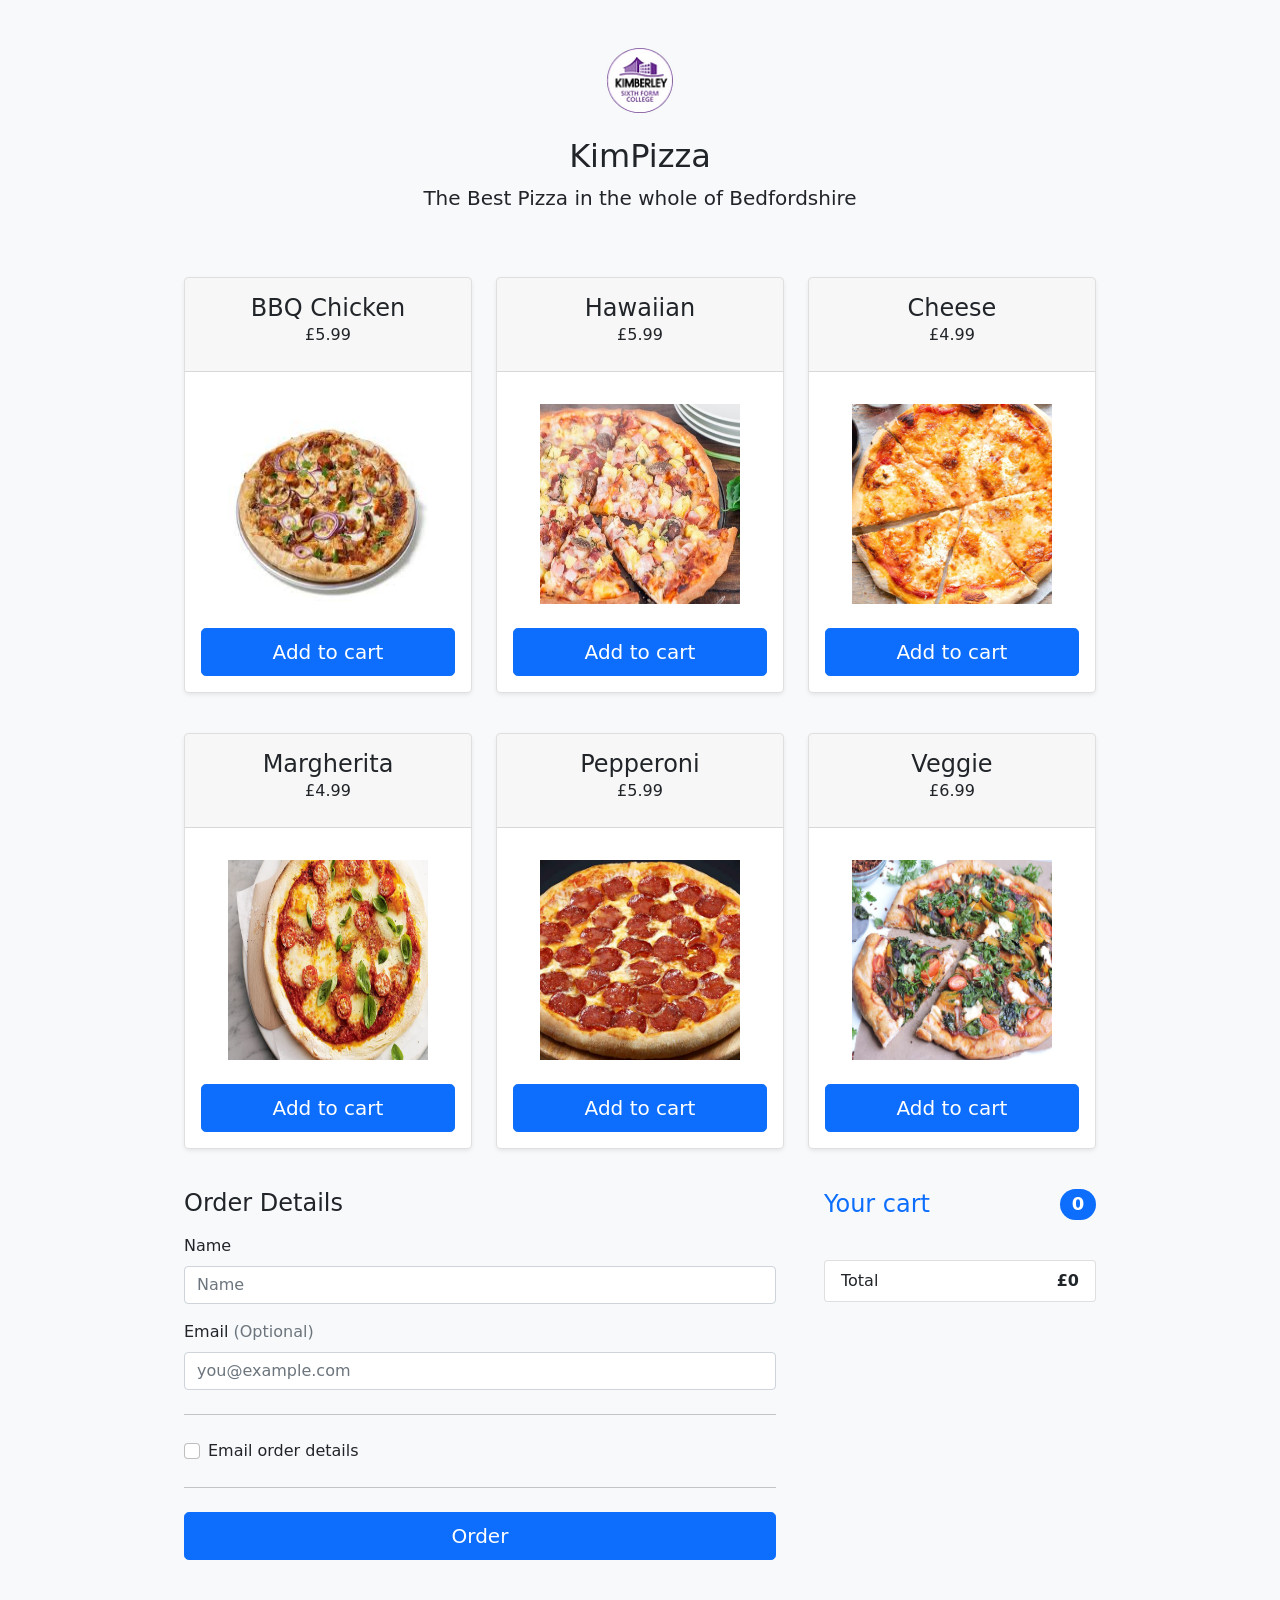
<file: templates/index.html>
<html lang="en"><head>
  <meta charset="utf-8">
  <meta name="viewport" content="width=device-width, initial-scale=1">
  <title>KimPizza</title>

  <link rel="canonical" href="https://getbootstrap.com/docs/5.1/examples/checkout/">

  <!-- Bootstrap core CSS -->
  <link rel="stylesheet" href="https://cdn.jsdelivr.net/npm/bootstrap@5.1.1/dist/css/bootstrap.min.css">
  <link href="../assets/dist/css/bootstrap.min.css" rel="stylesheet">

  <link rel="apple-touch-icon" sizes="180x180" href="./static/favicon/apple-touch-icon.png">
  <link rel="icon" type="image/png" sizes="32x32" href="./static/favicon/favicon-32x32.png">
  <link rel="icon" type="image/png" sizes="16x16" href="./static/favicon/favicon-16x16.png">
  <link rel="manifest" href="./static/favicon/site.webmanifest">

  <style>
    .bd-placeholder-img {
      font-size: 1.125rem;
      text-anchor: middle;
      -webkit-user-select: none;
      -moz-user-select: none;
      user-select: none;
    }

    @media (min-width: 768px) {
      .bd-placeholder-img-lg {
        font-size: 3.5rem;
      }
    }
  </style>
  <script src="https://smtpjs.com/v3/smtp.js"></script>
  <script type="text/javascript">

    ordercontent = []
    total = 0
    items = 0
    function AddPizza(pizza) {
      
      listArea = document.getElementById("theList")
      newElement = document.createElement('p');
      ordercontent.push(pizza)

      if (pizza == "BBQChicken") {
        newElement.innerHTML = "BBQ Chicken: <b>£5.99</b> ";
        total = total + 5.99
        items = items + 1
      } else if (pizza == "Hawaiian") {
        newElement.innerHTML = "Hawaiian: <b>£5.99</b> ";
        total = total + 5.99
        items = items + 1
      } else if (pizza == "Cheese") {
        newElement.innerHTML = "Cheese: <b>£4.99</b> ";
        total = total + 4.99
        items = items + 1
      } else if (pizza == "Margherita") {
        newElement.innerHTML = "Margherita: <b>£4.99</b> ";
        total = total + 4.99
        items = items + 1
      } else if (pizza == "Pepperoni") {
        newElement.innerHTML = "Pepperoni: <b>£5.99</b> ";
        total = total + 5.99
        items = items + 1
      } else if (pizza == "Veggie") {
        newElement.innerHTML = "Veggie: <b>£6.99</b> ";
        total = total + 6.99
        items = items + 1
      }
      
      totalelement = document.getElementById("TotalAmount")
      totalelement.innerHTML = "£"+total.toFixed(2)

      itemselement = document.getElementById("ItemsAmount")
      itemselement.innerHTML = items

      listArea.append(newElement);

    };

    function Submit(){

        emailtickbox = document.getElementById("save-info")
        console.log(emailtickbox.checked)
        if (emailtickbox.checked) {
          emailname = document.getElementById("email")
          emailvalue = emailname.value
          ordername = document.getElementById('nameform').value
          let orderData2={'name': ordername, 'contents': ordercontent, 'total': total, 'email': emailvalue};
          console.log(orderData2);
          fetch('/api/sendEmail', {
          method: 'POST', // or 'PUT'
          headers: {
              'Content-Type': 'application/json',
          },
          body: JSON.stringify(orderData2),
          })
          .then(response => response.json())
          .then(data => {
          console.log('Success:', data);
          })
          .catch((error) => {
          console.error('Error:', error);
          });
        } else {
          console.log("no email sent")
        }

        console.log(document.getElementById('nameform').value)
        ordername = document.getElementById('nameform').value
        let orderData={'name': ordername, 'contents': ordercontent, 'total': total};
        console.log(orderData);
        fetch('/api/submitOrder', {
        method: 'POST', // or 'PUT'
        headers: {
            'Content-Type': 'application/json',
        },
        body: JSON.stringify(orderData),
        })
        .then(response => response.json())
        .then(data => {
        console.log('Success:', data);
        })
        .catch((error) => {
        console.error('Error:', error);
        });

        setTimeout(function(){
        location.href = "/viewOrder/"+ordername;
        }, 1000);
      
    }

  </script>

  <!-- Custom styles for this template -->
  <link href="../assets/css/form-validation.css" rel="stylesheet">
</head>
<body class="bg-light">
  
<div class="container">
<main>
  <div class="py-5 text-center">
    <img class="d-block mx-auto mb-4" src="../static/images/KIM_Logo.webp" alt="" width="72" height="65">
    <h2>KimPizza</h2>
    <p class="lead">The Best Pizza in the whole of Bedfordshire</p>
  </div>

  <div class="row row-cols-1 row-cols-md-3 mb-3 text-center">
    <div class="col">
      <div class="card mb-4 rounded-3 shadow-sm">
        <div class="card-header py-3">
          <h4 class="my-0 fw-normal">BBQ Chicken</h4>
          <label class="form-label">£5.99</label>
        </div>
        <div class="card-body">
          <ul class="list-unstyled mt-3 mb-4">
            <img src="../static/images/bbq_chicken.jpg" width="200" height="200">
          </ul>
          <button type="button" class="w-100 btn btn-lg btn-primary" onclick="AddPizza('BBQChicken')">Add to cart</button>
        </div>
      </div>
    </div>

      <div class="col">
        <div class="card mb-4 rounded-3 shadow-sm">
          <div class="card-header py-3">
            <h4 class="my-0 fw-normal">Hawaiian</h4>
            <label class="form-label">£5.99</label>
          </div>
          <div class="card-body">
            <ul class="list-unstyled mt-3 mb-4">
              <img src="../static/images/hawaiian.jpg" width="200" height="200">
            </ul>
            <button type="button" class="w-100 btn btn-lg btn-primary" onclick="AddPizza('Hawaiian')">Add to cart</button>
          </div>
        </div>
      </div>

      <div class="col">
        <div class="card mb-4 rounded-3 shadow-sm">
          <div class="card-header py-3">
            <h4 class="my-0 fw-normal">Cheese</h4>
            <label class="form-label">£4.99</label>
          </div>
          <div class="card-body">
            <ul class="list-unstyled mt-3 mb-4">
              <img src="../static/images/cheese.jpg" width="200" height="200">
            </ul>
            <button type="button" class="w-100 btn btn-lg btn-primary" onclick="AddPizza('Cheese')">Add to cart</button>
          </div>
        </div>
      </div>
  </div>



  <div class="row row-cols-1 row-cols-md-3 mb-3 text-center">
    <div class="col">
      <div class="card mb-4 rounded-3 shadow-sm">
        <div class="card-header py-3">
          <h4 class="my-0 fw-normal">Margherita</h4>
          <label class="form-label">£4.99</label>
        </div>
        <div class="card-body">
          <ul class="list-unstyled mt-3 mb-4">
            <img src="../static/images/margherita.jpeg" width="200" height="200">
          </ul>
          <button type="button" class="w-100 btn btn-lg btn-primary" onclick="AddPizza('Margherita')">Add to cart</button>
        </div>
      </div>
    </div>

      <div class="col">
        <div class="card mb-4 rounded-3 shadow-sm">
          <div class="card-header py-3">
            <h4 class="my-0 fw-normal">Pepperoni</h4>
            <label class="form-label">£5.99</label>
          </div>
          <div class="card-body">
            <ul class="list-unstyled mt-3 mb-4">
              <img src="../static/images/pepperoni.jpg" width="200" height="200">
            </ul>
            <button type="button" class="w-100 btn btn-lg btn-primary" onclick="AddPizza('Pepperoni')">Add to cart</button>
          </div>
        </div>
      </div>

      <div class="col">
        <div class="card mb-4 rounded-3 shadow-sm">
          <div class="card-header py-3">
            <h4 class="my-0 fw-normal">Veggie</h4>
            <label class="form-label">£6.99</label>
          </div>
          <div class="card-body">
            <ul class="list-unstyled mt-3 mb-4">
              <img src="../static/images/veggie.jpg" width="200" height="200">
            </ul>
            <button type="button" class="w-100 btn btn-lg btn-primary" onclick="AddPizza('Veggie')">Add to cart</button>
          </div>
        </div>
      </div>

  </div>


  <div class="row g-5">
    <div class="col-md-5 col-lg-4 order-md-last">
      <h4 class="d-flex justify-content-between align-items-center mb-3">
        <span class="text-primary">Your cart</span>
        <span class="badge bg-primary rounded-pill" id="ItemsAmount">0</span>
      </h4>

      <div id="theList"></div><br>

      <ul class="list-group mb-3" id="listgroup">
        <li class="list-group-item d-flex justify-content-between">
          <span>Total</span>
          <strong id="TotalAmount">£0</strong>
        </li>
      </ul>
    </div>
    <div class="col-md-7 col-lg-8">
      <h4 class="mb-3">Order Details</h4>
      <form class="needs-validation" novalidate="">
        <div class="row g-3">  

          <div class="col-12">
            <label for="name" class="form-label">Name</label>
            <div class="input-group has-validation">
      
              <input type="text" class="form-control" id="nameform" placeholder="Name" required="">
            <div class="invalid-feedback">
                Your name is required.
              </div>
            </div>
          </div>

          <div class="col-12">
            <label for="email" class="form-label">Email <span class="text-muted">(Optional)</span></label>
            <input type="email" class="form-control" id="email" placeholder="you@example.com">
            <div class="invalid-feedback">
              Please enter a valid email address for delivery updates.
            </div>
          </div>
        </div>

        <hr class="my-4">
        <div class="form-check">
          <input type="checkbox" class="form-check-input" id="save-info">
          <label class="form-check-label" for="save-info">Email order details</label>
        </div>

        <hr class="my-4">

        <button class="w-100 btn btn-primary btn-lg" type="button" onclick="Submit()">Order</button>
      </form>
    </div>
  </div>
</main>
<footer class="my-5 pt-5 text-muted text-center text-small">
  <p class="mb-1"></p>
  <ul class="list-inline">
    <li class="list-inline-item"></li>
    <li class="list-inline-item"></li>
    <li class="list-inline-item"></li>
  </ul>
</footer>
</div>
<script src="https://cdn.jsdelivr.net/npm/bootstrap@5.1.1/dist/js/bootstrap.bundle.min.js"></script>
    <script src="../assets/js/form-validation.js"></script>
</body></html>
</file>
<file: assets/css/form-validation.css>
.container {
  max-width: 960px;
}
</file>
